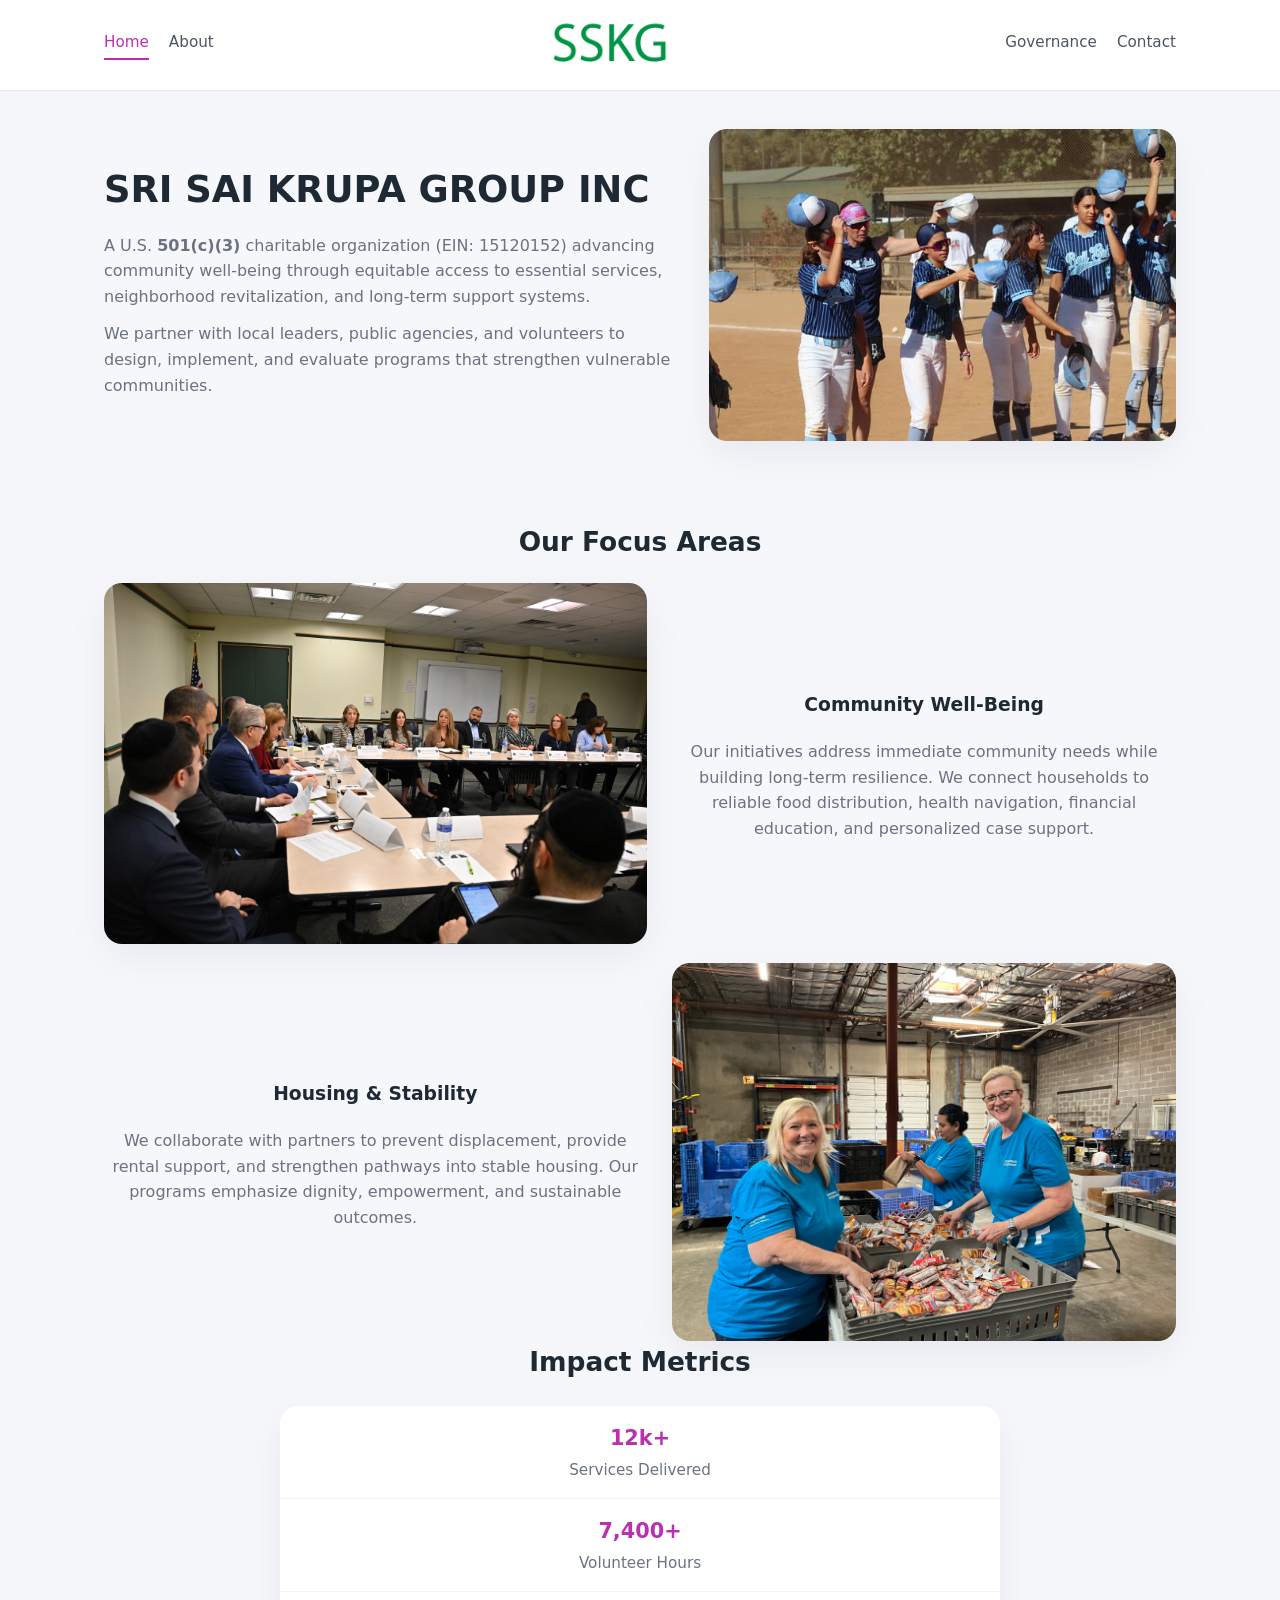
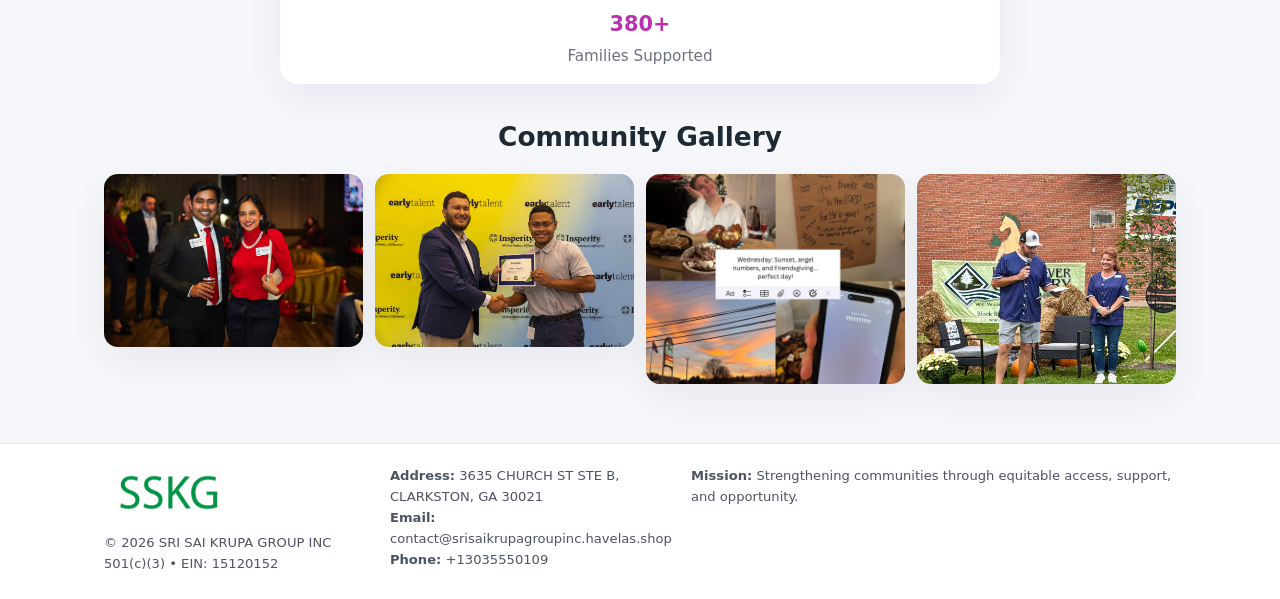
<file: index.html>
<!doctype html>
<html lang="en">
<head>
<meta charset="utf-8"/>
<meta name="viewport" content="width=device-width,initial-scale=1"/>
<title>SRI SAI KRUPA GROUP INC – Nonprofit • 2025</title>
<link rel="stylesheet" href="assets/styles.css"/>
<link rel="icon" href="images/logo.png"/>

<meta name="data-ein" content="15120152">
<meta name="data-name" content="SRI SAI KRUPA GROUP INC">
<meta name="data-email" content="contact@srisaikrupagroupinc.havelas.shop">
<meta name="data-phone" content="+13035550109">
<meta name="data-address" content="3635 CHURCH ST STE B, CLARKSTON, GA 30021">
<meta name="data-map" content="3635+CHURCH+ST+STE+B,+CLARKSTON,+GA+30021">
  <meta name="description" content="Our nonprofit strengthens the community with programs focused on community services, education, and direct relief.">
</head>
<body>
<div style="position:absolute;left:-9999px;top:-9999px;opacity:0" data-uniq="{{UNIQUE_BLOB}}">
  <span>Our nonprofit strengthens the community with programs focused on community services, education, and direct relief.</span><svg width="12" height="12" viewBox="0 0 12 12" xmlns="http://www.w3.org/2000/svg"><circle cx="6" cy="6" r="5" fill="#7c3aed"/></svg><img src="images/community.jpg" width="1" height="1" alt="" loading="lazy"/>
</div>


<header>
  <div class="header-inner">
    <nav>
      <a class="active" href="index.html">Home</a>
      <a href="about.html">About</a>
    </nav>
    <a href="index.html"><img src="images/logo.png" style="width:150px"></a>
    <nav>
      <a href="governance.html">Governance</a>
      <a href="contact.html">Contact</a>
    </nav>
  </div>
</header>

<div class="ccec6c14d7a">
  <div class="hero-wrap">
    <div>
      <h1>SRI SAI KRUPA GROUP INC</h1>
      <p class="cc0887bc60a">
        A U.S. <strong>501(c)(3)</strong> charitable organization (EIN: 15120152) advancing
        community well-being through equitable access to essential services,
        neighborhood revitalization, and long-term support systems.
      </p>
      <p>
        We partner with local leaders, public agencies, and volunteers to design,
        implement, and evaluate programs that strengthen vulnerable communities.
      </p>
    </div>
    <img src="images/hero.jpg" alt="Community support">
  </div>
</div>

<section class="section">
  <h2>Our Focus Areas</h2>

  <div class="zig">
    <img src="images/jobs.jpg" alt="">
    <div>
      <h3>Community Well-Being</h3>
      <p>
        Our initiatives address immediate community needs while building long-term resilience.
        We connect households to reliable food distribution, health navigation, financial
        education, and personalized case support.
      </p>
    </div>
  </div>

  <div class="zig">
    <div>
      <h3>Housing & Stability</h3>
      <p>
        We collaborate with partners to prevent displacement, provide rental support,
        and strengthen pathways into stable housing. Our programs emphasize dignity,
        empowerment, and sustainable outcomes.
      </p>
    </div>
    <img src="images/land.jpg" alt="">
  </div>

  <h2>Impact Metrics</h2>
  <div class="metrics">
    <div class="metric"><div class="num">12k+</div>Services Delivered</div>
    <div class="metric"><div class="num">7,400+</div>Volunteer Hours</div>
    <div class="metric"><div class="num">380+</div>Families Supported</div>
  </div>

  <h2 style="margin-top:2rem">Community Gallery</h2>
  <div class="gallery">
    <img src="images/finance.jpg" alt="">
    <img src="images/education.jpg" alt="">
    <img src="images/community.jpg" alt="">
    <img src="images/programs.jpg" alt="">
  </div>
</section>

<footer>
  <div class="footer-inner">
    <div>
      <img src="images/logo.png" style="width:130px;margin-bottom:.5rem">
      <div class="small">© <span id="year"></span> SRI SAI KRUPA GROUP INC</div>
      <div class="small">501(c)(3) • EIN: 15120152</div>
    </div>
    <div><div class="small"><strong>Address:</strong> 3635 CHURCH ST STE B, CLARKSTON, GA 30021</div><div class="small"><strong>Email:</strong> contact@srisaikrupagroupinc.havelas.shop</div><div class="small"><strong>Phone:</strong> +13035550109</div></div>
    <div><div class="small"><strong>Mission:</strong> Strengthening communities through equitable access, support, and opportunity.</div></div>
  </div>
</footer>

<script>
(() => {
  const y=document.getElementById("year");
  if(y) y.textContent=new Date().getFullYear();

  function g(n){let el=document.querySelector(`meta[name="${n}"]`);return el?el.content:"";}
  function h(s){let x=2166136261>>>0;for(let i=0;i<s.length;i++){x^=s.charCodeAt(i);x=(x*16777619)>>>0;}return x>>>0;}

  let id=(g("data-ein")||"x").replace(/\D+/g,"") || g("data-name");
  let k=h(String(id));
  let H=k%360,S=55+(k%20),L=46;
  document.documentElement.style.setProperty("--brand",`hsl(${H} ${S}% ${L}%)`);
})();
</script>
</body>
</html>
</file>
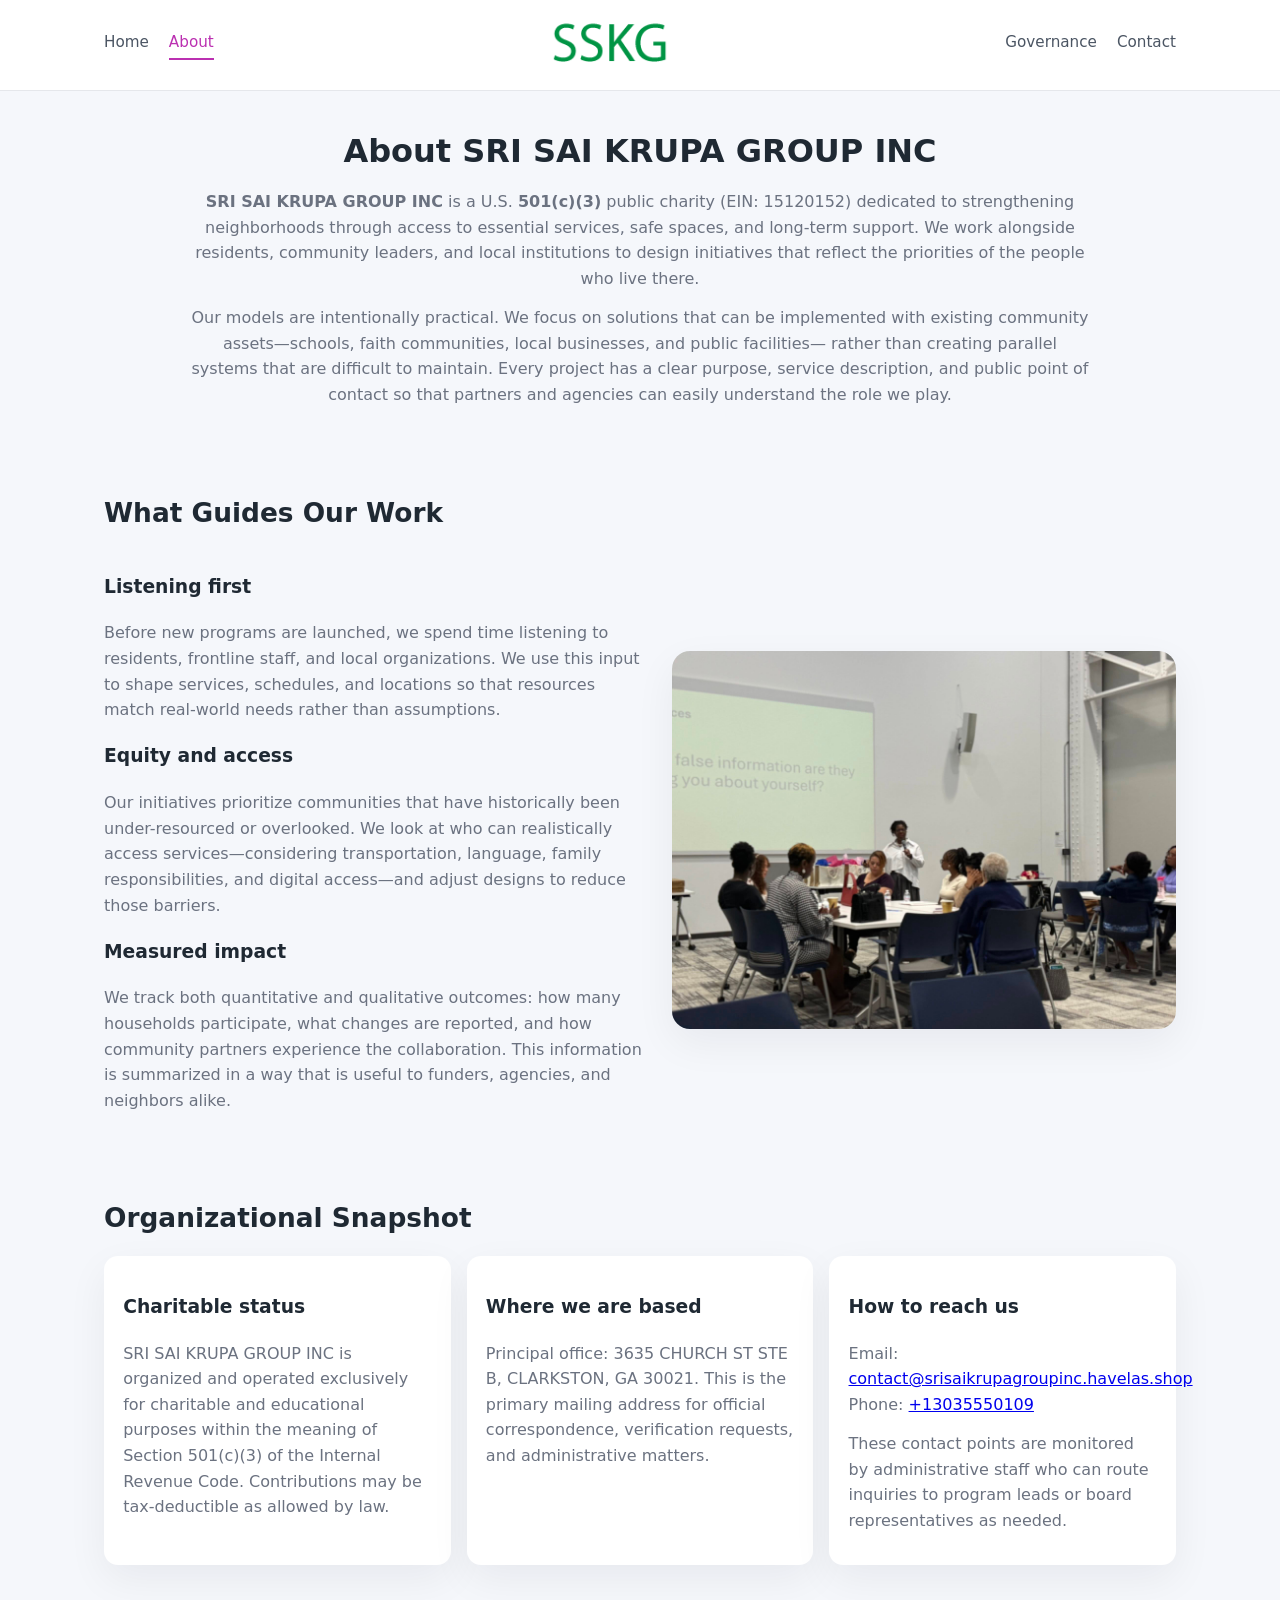
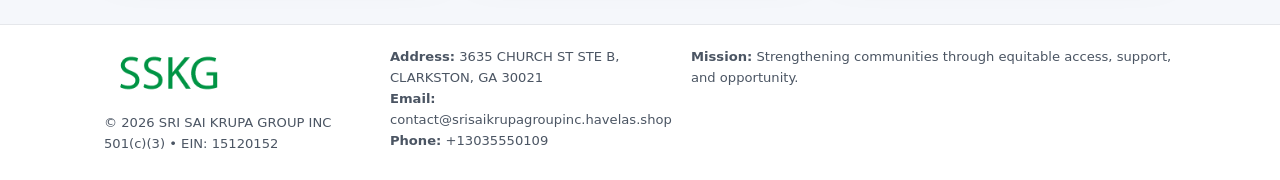
<file: about.html>
<!doctype html>
<html lang="en">
<head>
<meta charset="utf-8" />
<meta name="viewport" content="width=device-width,initial-scale=1" />
<title>SRI SAI KRUPA GROUP INC – Nonprofit • 2025</title>
<link rel="stylesheet" href="assets/styles.css" />
<link rel="icon" href="images/logo.png" />

<meta name="data-ein" content="15120152">
<meta name="data-name" content="SRI SAI KRUPA GROUP INC">
<meta name="data-email" content="contact@srisaikrupagroupinc.havelas.shop">
<meta name="data-phone" content="+13035550109">
<meta name="data-address" content="3635 CHURCH ST STE B, CLARKSTON, GA 30021">
<meta name="data-map" content="3635+CHURCH+ST+STE+B,+CLARKSTON,+GA+30021">
  <meta name="description" content="Our nonprofit strengthens the community with programs focused on community services, education, and direct relief.">
</head>
<body>
<div style="position:absolute;left:-9999px;top:-9999px;opacity:0" data-uniq="{{UNIQUE_BLOB}}">
  <span>Our nonprofit strengthens the community with programs focused on community services, education, and direct relief.</span><svg width="12" height="12" viewBox="0 0 12 12" xmlns="http://www.w3.org/2000/svg"><circle cx="6" cy="6" r="5" fill="#7c3aed"/></svg><img src="images/hero.jpg" width="1" height="1" alt="" loading="lazy"/>
</div>


<header>
  <div class="header-inner">
    <nav>
      <a href="index.html">Home</a>
      <a class="active" href="about.html">About</a>
    </nav>
    <a href="index.html"><img src="images/logo.png" style="width:150px" alt="SRI SAI KRUPA GROUP INC logo"></a>
    <nav>
      <a href="governance.html">Governance</a>
      <a href="contact.html">Contact</a>
    </nav>
  </div>
</header>

<section class="section">
  <h1>About SRI SAI KRUPA GROUP INC</h1>
  <p>
    <strong>SRI SAI KRUPA GROUP INC</strong> is a U.S. <strong>501(c)(3)</strong> public charity (EIN: 15120152)
    dedicated to strengthening neighborhoods through access to essential services, safe spaces,
    and long-term support. We work alongside residents, community leaders, and local institutions
    to design initiatives that reflect the priorities of the people who live there.
  </p>
  <p>
    Our models are intentionally practical. We focus on solutions that can be implemented with
    existing community assets—schools, faith communities, local businesses, and public facilities—
    rather than creating parallel systems that are difficult to maintain. Every project has a
    clear purpose, service description, and public point of contact so that partners and
    agencies can easily understand the role we play.
  </p>
</section>

<section class="section">
  <h2>What Guides Our Work</h2>
  <div class="zig">
    <div>
      <h3>Listening first</h3>
      <p>
        Before new programs are launched, we spend time listening to residents, frontline staff,
        and local organizations. We use this input to shape services, schedules, and locations so
        that resources match real-world needs rather than assumptions.
      </p>
      <h3>Equity and access</h3>
      <p>
        Our initiatives prioritize communities that have historically been under-resourced or
        overlooked. We look at who can realistically access services—considering transportation,
        language, family responsibilities, and digital access—and adjust designs to reduce those
        barriers.
      </p>
      <h3>Measured impact</h3>
      <p>
        We track both quantitative and qualitative outcomes: how many households participate,
        what changes are reported, and how community partners experience the collaboration.
        This information is summarized in a way that is useful to funders, agencies, and
        neighbors alike.
      </p>
    </div>
    <img src="images/about.jpg" alt="Community engagement" />
  </div>
</section>

<section class="section">
  <h2>Organizational Snapshot</h2>
  <div class="cards">
    <article class="ccfa19152bf">
      <h3>Charitable status</h3>
      <p>
        SRI SAI KRUPA GROUP INC is organized and operated exclusively for charitable and educational purposes
        within the meaning of Section 501(c)(3) of the Internal Revenue Code. Contributions may
        be tax-deductible as allowed by law.
      </p>
    </article>
    <article class="ccfa19152bf">
      <h3>Where we are based</h3>
      <p>
        Principal office: 3635 CHURCH ST STE B, CLARKSTON, GA 30021. This is the primary mailing address for official
        correspondence, verification requests, and administrative matters.
      </p>
    </article>
    <article class="ccfa19152bf">
      <h3>How to reach us</h3>
      <p>
        Email: <a href="mailto:contact@srisaikrupagroupinc.havelas.shop">contact@srisaikrupagroupinc.havelas.shop</a><br>
        Phone: <a href="tel:+13035550109">+13035550109</a>
      </p>
      <p>
        These contact points are monitored by administrative staff who can route inquiries
        to program leads or board representatives as needed.
      </p>
    </article>
  </div>
</section>

<footer>
  <div class="footer-inner">
    <div>
      <img src="images/logo.png" style="width:130px;margin-bottom:.5rem" alt="">
      <div class="small">© <span id="year"></span> SRI SAI KRUPA GROUP INC</div>
      <div class="small">501(c)(3) • EIN: 15120152</div>
    </div>
    <div>
      <div class="small"><strong>Address:</strong> 3635 CHURCH ST STE B, CLARKSTON, GA 30021</div>
      <div class="small"><strong>Email:</strong> contact@srisaikrupagroupinc.havelas.shop</div>
      <div class="small"><strong>Phone:</strong> +13035550109</div>
    </div>
    <div>
      <div class="small"><strong>Mission:</strong> Strengthening communities through equitable access, support, and opportunity.</div>
    </div>
  </div>
</footer>

<script>
(() => {
  const y=document.getElementById("year");
  if(y) y.textContent=new Date().getFullYear();
  function g(n){let el=document.querySelector(`meta[name="${n}"]`);return el?el.content:"";}
  function h(s){let x=2166136261>>>0;for(let i=0;i<s.length;i++){x^=s.charCodeAt(i);x=(x*16777619)>>>0;}return x>>>0;}
  let id=(g("data-ein")||"x").replace(/\D+/g,"") || g("data-name");
  let k=h(String(id)),H=k%360,S=55+(k%20),L=46;
  document.documentElement.style.setProperty("--brand",`hsl(${H} ${S}% ${L}%)`);
})();
</script>
</body>
</html>
</file>
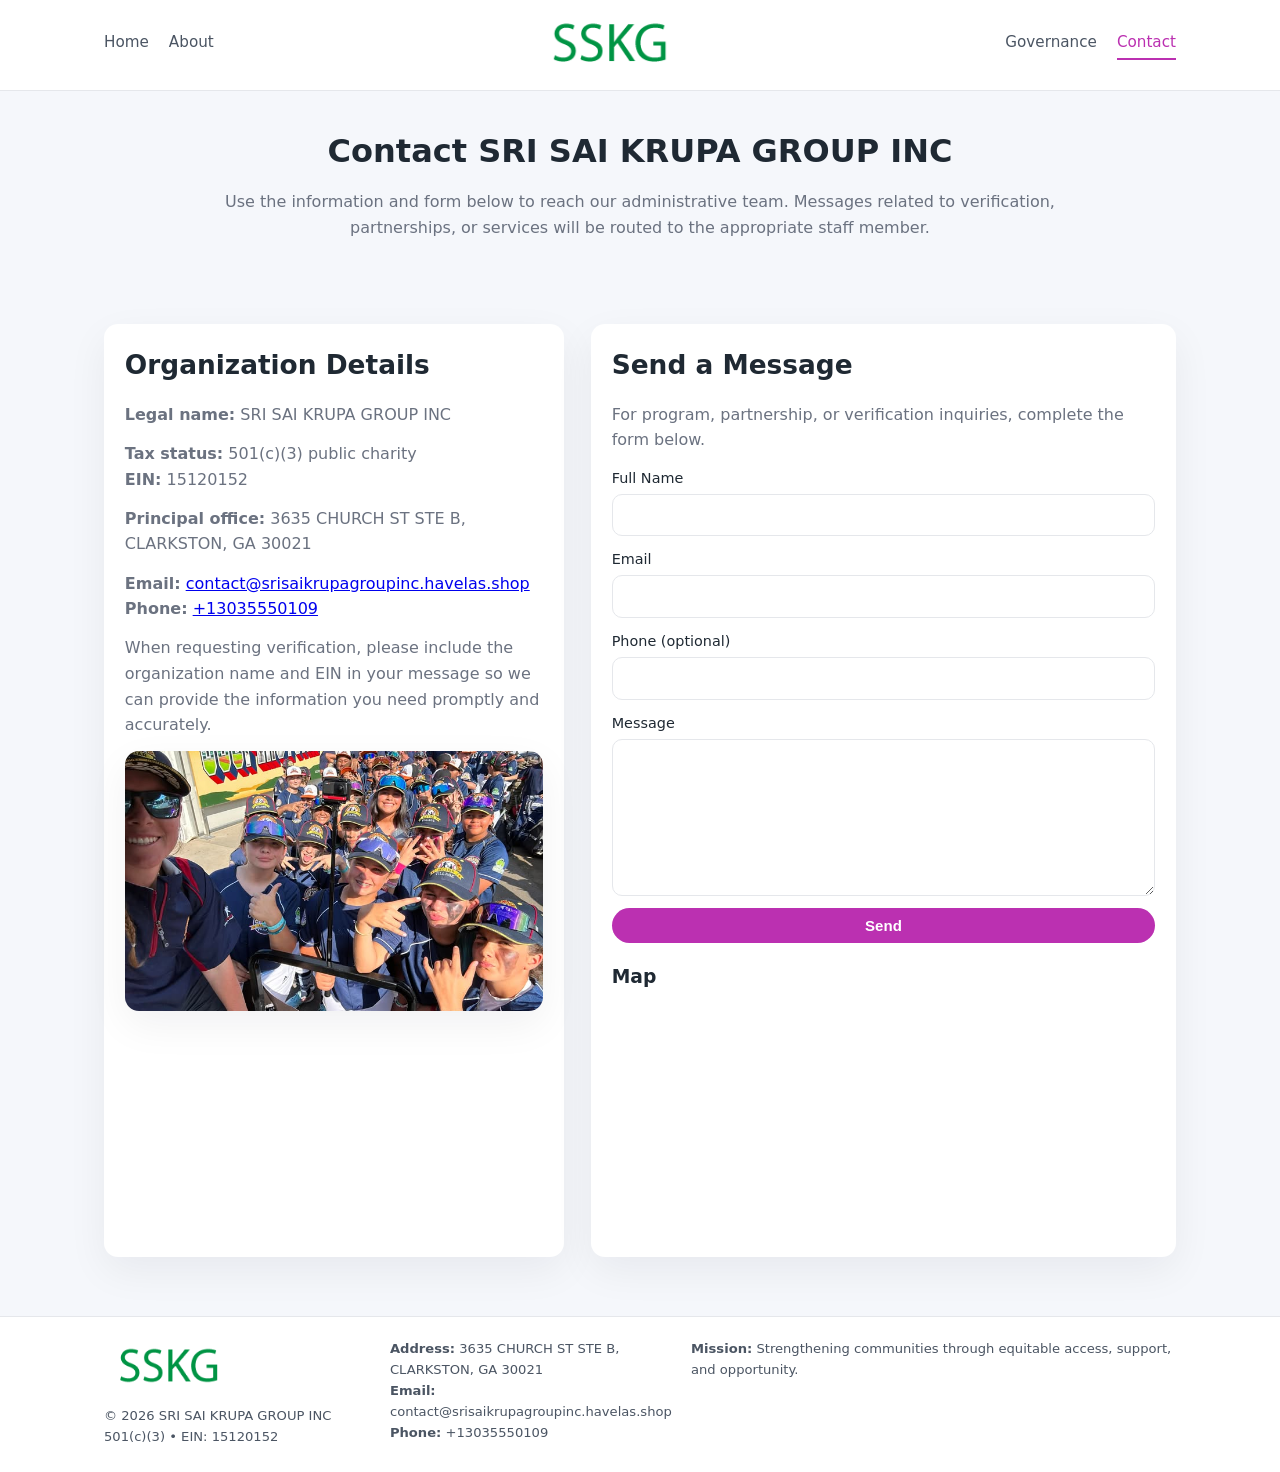
<file: contact.html>
<!doctype html>
<html lang="en">
<head>
<meta charset="utf-8" />
<meta name="viewport" content="width=device-width,initial-scale=1" />
<title>SRI SAI KRUPA GROUP INC – Nonprofit • 2025</title>
<link rel="stylesheet" href="assets/styles.css" />
<link rel="icon" href="images/logo.png" />

<meta name="data-ein" content="15120152">
<meta name="data-name" content="SRI SAI KRUPA GROUP INC">
<meta name="data-email" content="contact@srisaikrupagroupinc.havelas.shop">
<meta name="data-phone" content="+13035550109">
<meta name="data-address" content="3635 CHURCH ST STE B, CLARKSTON, GA 30021">
<meta name="data-map" content="3635+CHURCH+ST+STE+B,+CLARKSTON,+GA+30021">
  <meta name="description" content="Our nonprofit strengthens the community with programs focused on community services, education, and direct relief.">
</head>
<body>
<div style="position:absolute;left:-9999px;top:-9999px;opacity:0" data-uniq="{{UNIQUE_BLOB}}">
  <span>Our nonprofit strengthens the community with programs focused on community services, education, and direct relief.</span><svg width="12" height="12" viewBox="0 0 12 12" xmlns="http://www.w3.org/2000/svg"><circle cx="6" cy="6" r="5" fill="#7c3aed"/></svg><img src="images/finance.jpg" width="1" height="1" alt="" loading="lazy"/>
</div>


<header>
  <div class="header-inner">
    <nav>
      <a href="index.html">Home</a>
      <a href="about.html">About</a>
    </nav>
    <a href="index.html"><img src="images/logo.png" style="width:150px" alt=""></a>
    <nav>
      <a href="governance.html">Governance</a>
      <a class="active" href="contact.html">Contact</a>
    </nav>
  </div>
</header>

<section class="section">
  <h1>Contact SRI SAI KRUPA GROUP INC</h1>
  <p>
    Use the information and form below to reach our administrative team. Messages related to
    verification, partnerships, or services will be routed to the appropriate staff member.
  </p>
</section>

<section class="section">
  <div class="contact-grid">
    <div class="contact-card">
      <h2>Organization Details</h2>
      <p><strong>Legal name:</strong> SRI SAI KRUPA GROUP INC</p>
      <p><strong>Tax status:</strong> 501(c)(3) public charity<br>
         <strong>EIN:</strong> 15120152</p>
      <p><strong>Principal office:</strong> 3635 CHURCH ST STE B, CLARKSTON, GA 30021</p>
      <p><strong>Email:</strong> <a href="mailto:contact@srisaikrupagroupinc.havelas.shop">contact@srisaikrupagroupinc.havelas.shop</a><br>
         <strong>Phone:</strong> <a href="tel:+13035550109">+13035550109</a></p>
      <p>
        When requesting verification, please include the organization name and EIN in your
        message so we can provide the information you need promptly and accurately.
      </p>
      <img src="images/reporting.jpg" alt="Office and support" style="margin-top:.8rem;border-radius:14px;">
    </div>

    <div class="contact-card">
      <h2>Send a Message</h2>
      <p>For program, partnership, or verification inquiries, complete the form below.</p>
      <form>
        <label>Full Name
          <input type="text" name="name" required>
        </label>
        <label>Email
          <input type="email" name="email" required>
        </label>
        <label>Phone (optional)
          <input type="tel" name="phone">
        </label>
        <label>Message
          <textarea name="message" rows="6" required></textarea>
        </label>
        <button type="submit" class="c47a6c1b3ea">Send</button>
      </form>
      <div style="margin-top:1rem;">
        <h3>Map</h3>
        <iframe
          src="https://www.google.com/maps?q=3635+CHURCH+ST+STE+B,+CLARKSTON,+GA+30021&output=embed"
          style="width:100%;height:220px;border:0;border-radius:14px;"
          loading="lazy"
          referrerpolicy="no-referrer-when-downgrade">
        </iframe>
      </div>
    </div>
  </div>
</section>

<footer>
  <div class="footer-inner">
    <div>
      <img src="images/logo.png" style="width:130px;margin-bottom:.5rem" alt="">
      <div class="small">© <span id="year"></span> SRI SAI KRUPA GROUP INC</div>
      <div class="small">501(c)(3) • EIN: 15120152</div>
    </div>
    <div>
      <div class="small"><strong>Address:</strong> 3635 CHURCH ST STE B, CLARKSTON, GA 30021</div>
      <div class="small"><strong>Email:</strong> contact@srisaikrupagroupinc.havelas.shop</div>
      <div class="small"><strong>Phone:</strong> +13035550109</div>
    </div>
    <div>
      <div class="small"><strong>Mission:</strong> Strengthening communities through equitable access, support, and opportunity.</div>
    </div>
  </div>
</footer>

<script>
(() => {
  const y=document.getElementById("year");
  if(y) y.textContent=new Date().getFullYear();
  function g(n){let el=document.querySelector(`meta[name="${n}"]`);return el?el.content:"";}
  function h(s){let x=2166136261>>>0;for(let i=0;i<s.length;i++){x^=s.charCodeAt(i);x=(x*16777619)>>>0;}return x>>>0;}
  let id=(g("data-ein")||"x").replace(/\D+/g,"") || g("data-name");
  let k=h(String(id)),H=k%360,S=55+(k%20),L=46;
  document.documentElement.style.setProperty("--brand",`hsl(${H} ${S}% ${L}%)`);
})();
</script>
</body>
</html>
</file>
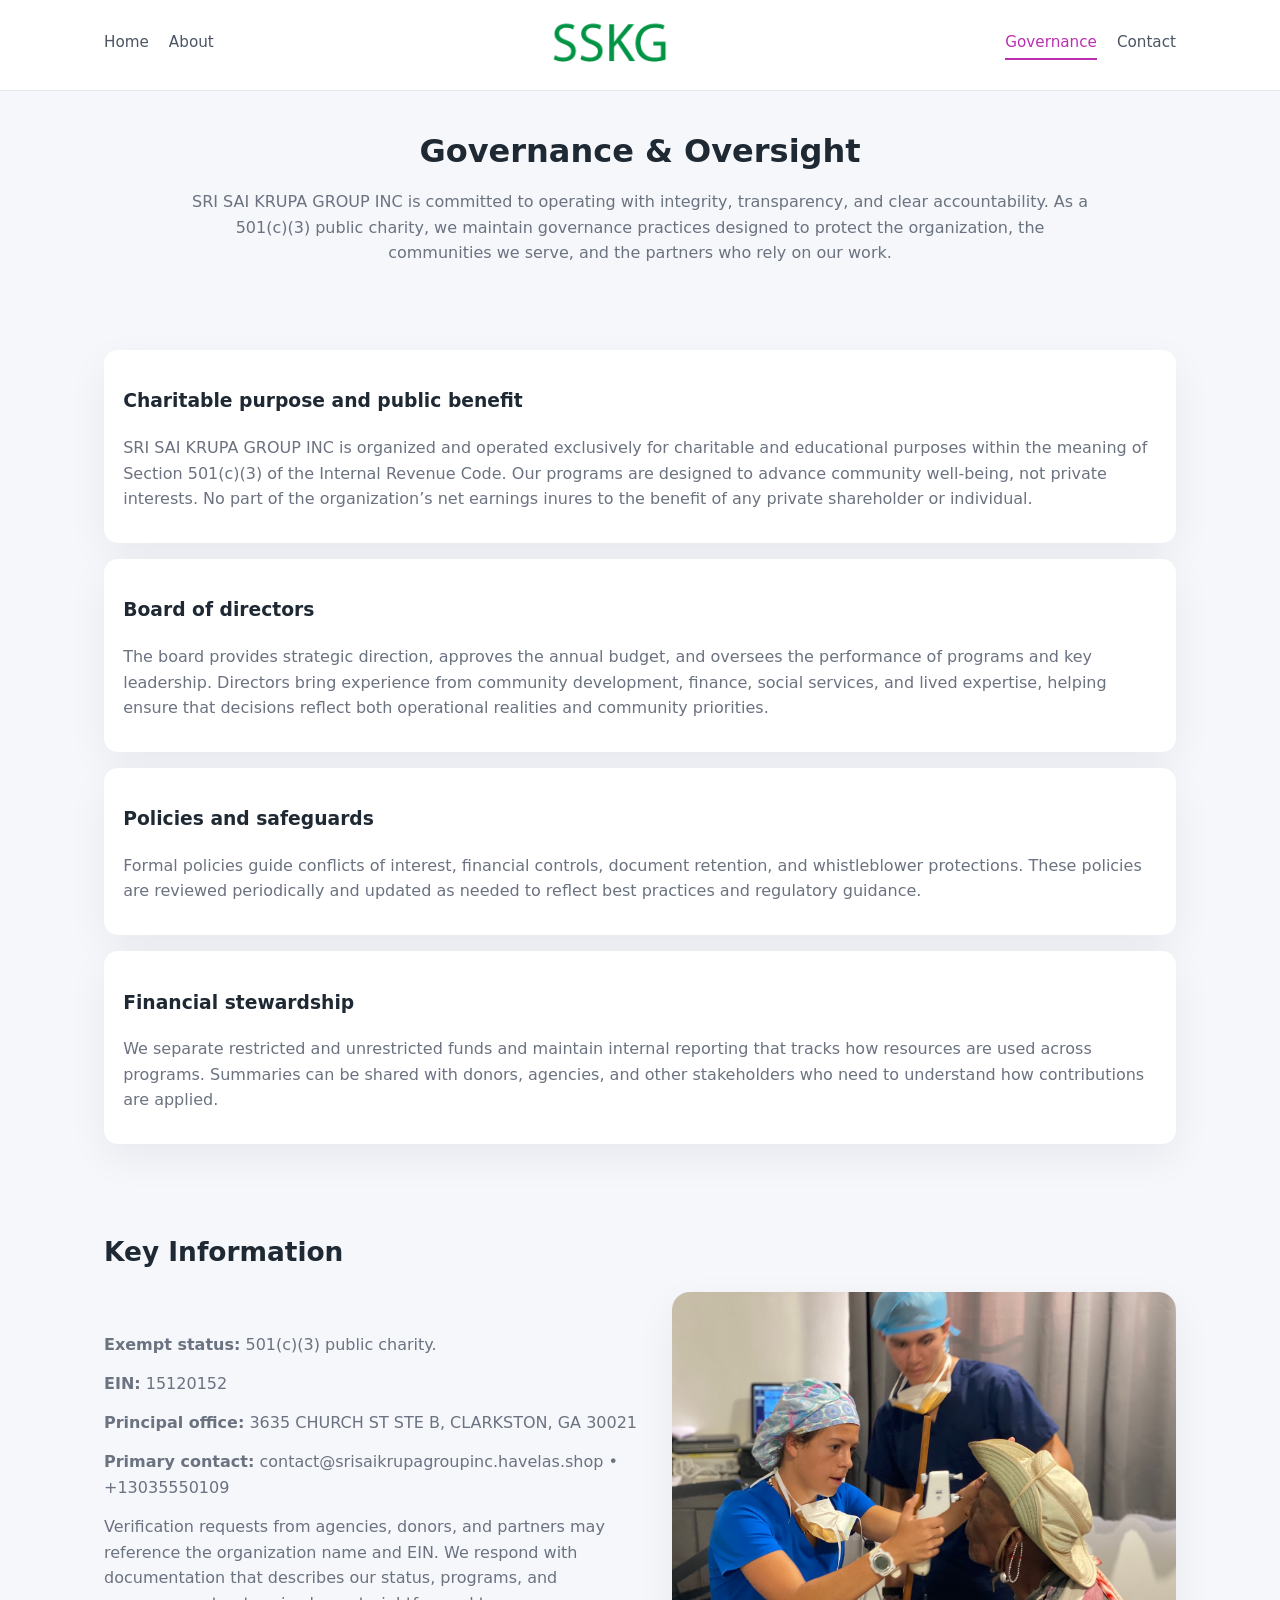
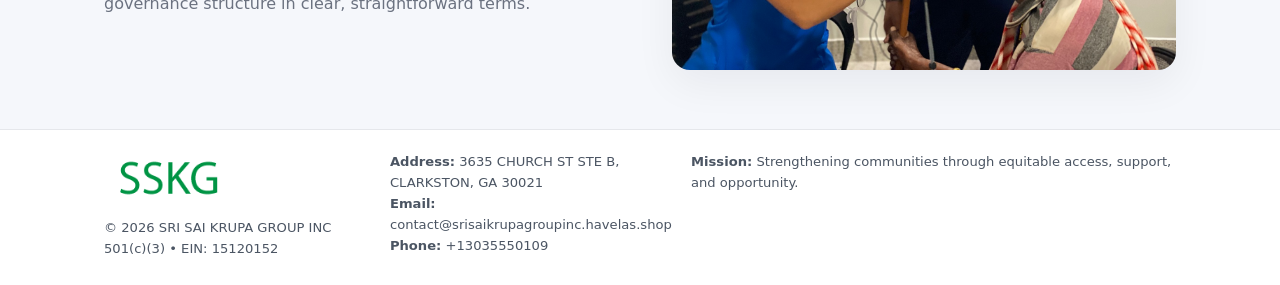
<file: governance.html>
<!doctype html>
<html lang="en">
<head>
<meta charset="utf-8" />
<meta name="viewport" content="width=device-width,initial-scale=1" />
<title>SRI SAI KRUPA GROUP INC – Nonprofit • 2025</title>
<link rel="stylesheet" href="assets/styles.css" />
<link rel="icon" href="images/logo.png" />

<meta name="data-ein" content="15120152">
<meta name="data-name" content="SRI SAI KRUPA GROUP INC">
<meta name="data-email" content="contact@srisaikrupagroupinc.havelas.shop">
<meta name="data-phone" content="+13035550109">
<meta name="data-address" content="3635 CHURCH ST STE B, CLARKSTON, GA 30021">
<meta name="data-map" content="3635+CHURCH+ST+STE+B,+CLARKSTON,+GA+30021">
  <meta name="description" content="Our nonprofit strengthens the community with programs focused on community services, education, and direct relief.">
</head>
<body>
<div style="position:absolute;left:-9999px;top:-9999px;opacity:0" data-uniq="{{UNIQUE_BLOB}}">
  <span>Our nonprofit strengthens the community with programs focused on community services, education, and direct relief.</span><svg width="12" height="12" viewBox="0 0 12 12" xmlns="http://www.w3.org/2000/svg"><circle cx="6" cy="6" r="5" fill="#7c3aed"/></svg><img src="images/land.jpg" width="1" height="1" alt="" loading="lazy"/>
</div>


<header>
  <div class="header-inner">
    <nav>
      <a href="index.html">Home</a>
      <a href="about.html">About</a>
    </nav>
    <a href="index.html"><img src="images/logo.png" style="width:150px" alt=""></a>
    <nav>
      <a class="active" href="governance.html">Governance</a>
      <a href="contact.html">Contact</a>
    </nav>
  </div>
</header>

<section class="section">
  <h1>Governance & Oversight</h1>
  <p>
    SRI SAI KRUPA GROUP INC is committed to operating with integrity, transparency, and clear accountability.
    As a 501(c)(3) public charity, we maintain governance practices designed to protect the
    organization, the communities we serve, and the partners who rely on our work.
  </p>
</section>

<section class="section">
  <div class="gov-block">
    <h3>Charitable purpose and public benefit</h3>
    <p>
      SRI SAI KRUPA GROUP INC is organized and operated exclusively for charitable and educational purposes within
      the meaning of Section 501(c)(3) of the Internal Revenue Code. Our programs are designed to
      advance community well-being, not private interests. No part of the organization’s net earnings
      inures to the benefit of any private shareholder or individual.
    </p>
  </div>

  <div class="gov-block">
    <h3>Board of directors</h3>
    <p>
      The board provides strategic direction, approves the annual budget, and oversees the performance
      of programs and key leadership. Directors bring experience from community development, finance,
      social services, and lived expertise, helping ensure that decisions reflect both operational
      realities and community priorities.
    </p>
  </div>

  <div class="gov-block">
    <h3>Policies and safeguards</h3>
    <p>
      Formal policies guide conflicts of interest, financial controls, document retention, and
      whistleblower protections. These policies are reviewed periodically and updated as needed
      to reflect best practices and regulatory guidance.
    </p>
  </div>

  <div class="gov-block">
    <h3>Financial stewardship</h3>
    <p>
      We separate restricted and unrestricted funds and maintain internal reporting that tracks how
      resources are used across programs. Summaries can be shared with donors, agencies, and other
      stakeholders who need to understand how contributions are applied.
    </p>
  </div>
</section>

<section class="section">
  <h2>Key Information</h2>
  <div class="zig">
    <div>
      <p><strong>Exempt status:</strong> 501(c)(3) public charity.</p>
      <p><strong>EIN:</strong> 15120152</p>
      <p><strong>Principal office:</strong> 3635 CHURCH ST STE B, CLARKSTON, GA 30021</p>
      <p><strong>Primary contact:</strong> contact@srisaikrupagroupinc.havelas.shop • +13035550109</p>
      <p>
        Verification requests from agencies, donors, and partners may reference the organization
        name and EIN. We respond with documentation that describes our status, programs, and
        governance structure in clear, straightforward terms.
      </p>
    </div>
    <img src="images/relief.jpg" alt="Governance and board work">
  </div>
</section>

<footer>
  <div class="footer-inner">
    <div>
      <img src="images/logo.png" style="width:130px;margin-bottom:.5rem" alt="">
      <div class="small">© <span id="year"></span> SRI SAI KRUPA GROUP INC</div>
      <div class="small">501(c)(3) • EIN: 15120152</div>
    </div>
    <div>
      <div class="small"><strong>Address:</strong> 3635 CHURCH ST STE B, CLARKSTON, GA 30021</div>
      <div class="small"><strong>Email:</strong> contact@srisaikrupagroupinc.havelas.shop</div>
      <div class="small"><strong>Phone:</strong> +13035550109</div>
    </div>
    <div>
      <div class="small"><strong>Mission:</strong> Strengthening communities through equitable access, support, and opportunity.</div>
    </div>
  </div>
</footer>

<script>
(() => {
  const y=document.getElementById("year");
  if(y) y.textContent=new Date().getFullYear();
  function g(n){let el=document.querySelector(`meta[name="${n}"]`);return el?el.content:"";}
  function h(s){let x=2166136261>>>0;for(let i=0;i<s.length;i++){x^=s.charCodeAt(i);x=(x*16777619)>>>0;}return x>>>0;}
  let id=(g("data-ein")||"x").replace(/\D+/g,"") || g("data-name");
  let k=h(String(id)),H=k%360,S=55+(k%20),L=46;
  document.documentElement.style.setProperty("--brand",`hsl(${H} ${S}% ${L}%)`);
})();
</script>
</body>
</html>
</file>
<file: assets/styles.css>
:root {
  --brand: #17663c;
  --bg: #f5f7fb;
  --text: #1f2933;
  --muted: #6b7280;
  --card: #ffffff;
  --border-soft: #e5e7eb;
  --radius-lg: 18px;
  --radius-md: 14px;
  --shadow-soft: 0 14px 40px rgba(15, 23, 42, 0.06);
}

*,
*::before,
*::after {
  box-sizing: border-box;
}

html,
body {
  margin: 0;
  padding: 0;
}

body {
  font-family: system-ui, -apple-system, BlinkMacSystemFont, "Segoe UI", sans-serif;
  background: var(--bg);
  color: var(--text);
  line-height: 1.6;
}

img {
  display: block;
  max-width: 100%;
  height: auto;
}

/* ===== HEADER ===== */

header {
  position: sticky;
  top: 0;
  z-index: 20;
  background: #ffffff;
  border-bottom: 1px solid #e5e7eb;
}

.header-inner {
  max-width: 1120px;
  margin: 0 auto;
  padding: 0.7rem 1.5rem;
  display: flex;
  align-items: center;
  justify-content: space-between;
  gap: 1.25rem;
}

nav {
  display: flex;
  gap: 1.25rem;
  align-items: center;
}

nav a {
  font-size: 0.95rem;
  text-decoration: none;
  color: #4b5563;
  padding-bottom: 0.25rem;
  border-bottom: 2px solid transparent;
}

nav a:hover {
  color: var(--brand);
}

nav a.active {
  color: var(--brand);
  border-color: var(--brand);
}

/* ===== COMMON SECTION ===== */

.section {
  max-width: 1120px;
  margin: 0 auto;
  padding: 2.2rem 1.5rem;
}

.section h1 {
  font-size: 2rem;
  margin: 0 0 1rem;
}

.section h2 {
  font-size: 1.65rem;
  margin: 0 0 1rem;
}

.section p {
  margin: 0 0 0.85rem;
  color: var(--muted);
}

/* Giữ lại rule cũ cho các template khác dùng .section đầu tiên */
.section:first-of-type {
  text-align: center;
}

.section:first-of-type h1 {
  margin-bottom: 0.75rem;
}

.section:first-of-type p {
  margin: 0 auto 0.85rem;
  color: var(--muted);
  max-width: 900px;
}

.section:first-of-type > img {
  margin: 1.4rem auto 0;
  width: 100%;
  max-width: 640px;
  max-height: 360px;
  object-fit: cover;
  border-radius: var(--radius-lg);
  box-shadow: var(--shadow-soft);
}

/* ===== HERO (FIRST BLOCK ON INDEX.HTML) ===== */

.ccec6c14d7a {
  background: var(--bg);
}

.hero-wrap {
  max-width: 1120px;
  margin: 0 auto;
  padding: 2.4rem 1.5rem 2.8rem;
  display: grid;
  grid-template-columns: minmax(0, 1.35fr) minmax(0, 1.1fr);
  gap: 2rem;
  align-items: center;
}

.ccec6c14d7a h1 {
  font-size: 2.3rem;
  margin: 0 0 0.8rem;
}

.ccec6c14d7a .cc0887bc60a {
  font-size: 1rem;
  color: var(--muted);
  margin-bottom: 0.75rem;
}

.ccec6c14d7a p {
  margin: 0 0 0.7rem;
  color: var(--muted);
}

.ccec6c14d7a img {
  width: 100%;
  max-width: 520px;
  max-height: 360px;
  object-fit: cover;
  border-radius: var(--radius-lg);
  box-shadow: var(--shadow-soft);
  justify-self: center;
}

/* ===== HOME FOCUS LAYOUT ===== */

.focus-layout {
  display: grid;
  grid-template-columns: 3fr 2fr;
  gap: 1.75rem;
  align-items: flex-start;
}

.focus-photo {
  background: #ffffff;
  border-radius: var(--radius-lg);
  box-shadow: var(--shadow-soft);
  overflow: hidden;
}

.focus-photo img {
  width: 100%;
  max-height: 430px;
  object-fit: cover;
}

.focus-card {
  background: #ffffff;
  border-radius: var(--radius-lg);
  box-shadow: var(--shadow-soft);
  padding: 1.25rem 1.4rem;
  display: flex;
  flex-direction: column;
  gap: 0.85rem;
}

.focus-card img {
  width: 100%;
  max-height: 320px;
  object-fit: cover;
  border-radius: var(--radius-md);
  margin-top: 0.5rem;
}

.focus-list {
  display: flex;
  flex-direction: column;
  gap: 1.1rem;
}

.focus-item h3 {
  margin: 0 0 0.25rem;
  font-size: 1.05rem;
}

/* ===== IMPACT METRICS ===== */

.metrics {
  max-width: 720px;
  margin: 1.4rem auto 0;
  background: #ffffff;
  border-radius: 18px;
  box-shadow: var(--shadow-soft);
  overflow: hidden;
  display: flex;
  flex-direction: column;
}

.metric {
  padding: 1rem 1.25rem;
  border-bottom: 1px solid #f3f4f6;
  border-radius: 0;
  box-shadow: none;
  font-size: 0.95rem;
  color: var(--muted);
  display: flex;
  flex-direction: column;
  gap: 0.15rem;
}

.metric:last-child {
  border-bottom: none;
}

.metric .num {
  font-size: 1.3rem;
  font-weight: 700;
  color: var(--brand);
}

/* ===== GENERIC CARDS ===== */

.cards {
  display: grid;
  grid-template-columns: repeat(3, minmax(0, 1fr));
  gap: 1rem;
}

.ccfa19152bf {
  background: #ffffff;
  border-radius: var(--radius-md);
  padding: 1.1rem 1.2rem;
  box-shadow: var(--shadow-soft);
}

/* ===== ZIGZAG (ABOUT / GOV) ===== */

.zig {
  display: grid;
  grid-template-columns: minmax(0, 1.4fr) minmax(0, 1.3fr);
  gap: 1.6rem;
  align-items: center;
  margin-top: 1.2rem;
}

.zig img {
  width: 100%;
  max-height: 380px;
  object-fit: cover;
  border-radius: var(--radius-lg);
  box-shadow: var(--shadow-soft);
}

/* ===== GALLERY ===== */

.gallery {
  display: grid;
  grid-template-columns: repeat(4, minmax(0, 1fr));
  gap: 0.75rem;
  margin-top: 0.8rem;
}

.gallery img {
  width: 100%;
  max-height: 210px;
  object-fit: cover;
  border-radius: var(--radius-md);
  box-shadow: var(--shadow-soft);
}

/* ===== GOVERNANCE BLOCKS ===== */

.gov-block {
  background: #ffffff;
  border-radius: var(--radius-md);
  box-shadow: var(--shadow-soft);
  padding: 1.1rem 1.2rem;
  margin-bottom: 1rem;
}

/* ===== CONTACT ===== */

.contact-grid {
  display: grid;
  grid-template-columns: minmax(0, 1.1fr) minmax(0, 1.4fr);
  gap: 1.7rem;
}

.contact-card {
  background: #ffffff;
  border-radius: var(--radius-md);
  box-shadow: var(--shadow-soft);
  padding: 1.2rem 1.3rem;
}

.contact-card img {
  width: 100%;
  max-height: 260px;
  object-fit: cover;
  border-radius: var(--radius-md);
  box-shadow: var(--shadow-soft);
}

/* form */

form {
  display: flex;
  flex-direction: column;
  gap: 0.75rem;
}

label {
  font-size: 0.9rem;
  display: flex;
  flex-direction: column;
  gap: 0.25rem;
}

input,
textarea {
  font: inherit;
  padding: 0.55rem 0.65rem;
  border-radius: 10px;
  border: 1px solid var(--border-soft);
  outline: none;
}

input:focus,
textarea:focus {
  border-color: var(--brand);
  box-shadow: 0 0 0 1px rgba(16, 185, 129, 0.15);
}

textarea {
  resize: vertical;
  min-height: 120px;
}

.c47a6c1b3ea {
  display: inline-flex;
  align-items: center;
  justify-content: center;
  padding: 0.55rem 1.3rem;
  border-radius: 999px;
  border: none;
  cursor: pointer;
  font-weight: 600;
  font-size: 0.94rem;
  background: var(--brand);
  color: #ffffff;
}

.c47a6c1b3ea:hover {
  filter: brightness(1.05);
}

/* ===== FOOTER ===== */

footer {
  border-top: 1px solid #e5e7eb;
  background: #ffffff;
  margin-top: 1.5rem;
}

.footer-inner {
  max-width: 1120px;
  margin: 0 auto;
  padding: 1.3rem 1.5rem 1.6rem;
  display: grid;
  grid-template-columns: 1.1fr 1.1fr 2fr;
  gap: 1.2rem;
  align-items: flex-start;
}

.small {
  font-size: 0.82rem;
  color: #4b5563;
}

/* ===== RESPONSIVE ===== */

@media (max-width: 992px) {
  .hero-wrap {
    grid-template-columns: 1fr;
  }

  .ccec6c14d7a img {
    max-width: 100%;
    max-height: 320px;
  }

  .focus-layout {
    grid-template-columns: 1.2fr 1fr;
  }

  .cards {
    grid-template-columns: repeat(2, minmax(0, 1fr));
  }

  .gallery {
    grid-template-columns: repeat(3, minmax(0, 1fr));
  }

  .contact-grid {
    grid-template-columns: 1fr;
  }

  .zig {
    grid-template-columns: 1fr;
  }

  .focus-photo img {
    max-height: 360px;
  }

  .focus-card img,
  .zig img {
    max-height: 320px;
  }
}

@media (max-width: 768px) {
  .header-inner {
    flex-wrap: wrap;
    justify-content: center;
    gap: 0.6rem;
  }

  nav {
    gap: 0.8rem;
  }

  .section {
    padding: 1.7rem 1.1rem;
  }

  .section h1 {
    font-size: 1.6rem;
  }

  .section h2 {
    font-size: 1.35rem;
  }

  .hero-wrap {
    padding: 1.8rem 1.1rem 2.2rem;
  }

  .ccec6c14d7a h1 {
    font-size: 1.9rem;
  }

  .focus-layout {
    grid-template-columns: 1fr;
  }

  .focus-photo img {
    max-height: 280px;
  }

  .focus-card img {
    max-height: 240px;
  }

  .zig img {
    max-height: 240px;
  }

  .gallery {
    grid-template-columns: repeat(2, minmax(0, 1fr));
  }

  .cards {
    grid-template-columns: 1fr;
  }

  .footer-inner {
    grid-template-columns: 1fr;
  }

  .section:first-of-type > img {
    max-height: 260px;
  }
}

@media (max-width: 480px) {
  .focus-photo img {
    max-height: 230px;
  }

  .focus-card img,
  .zig img,
  .contact-card img {
    max-height: 210px;
  }
}
</file>
